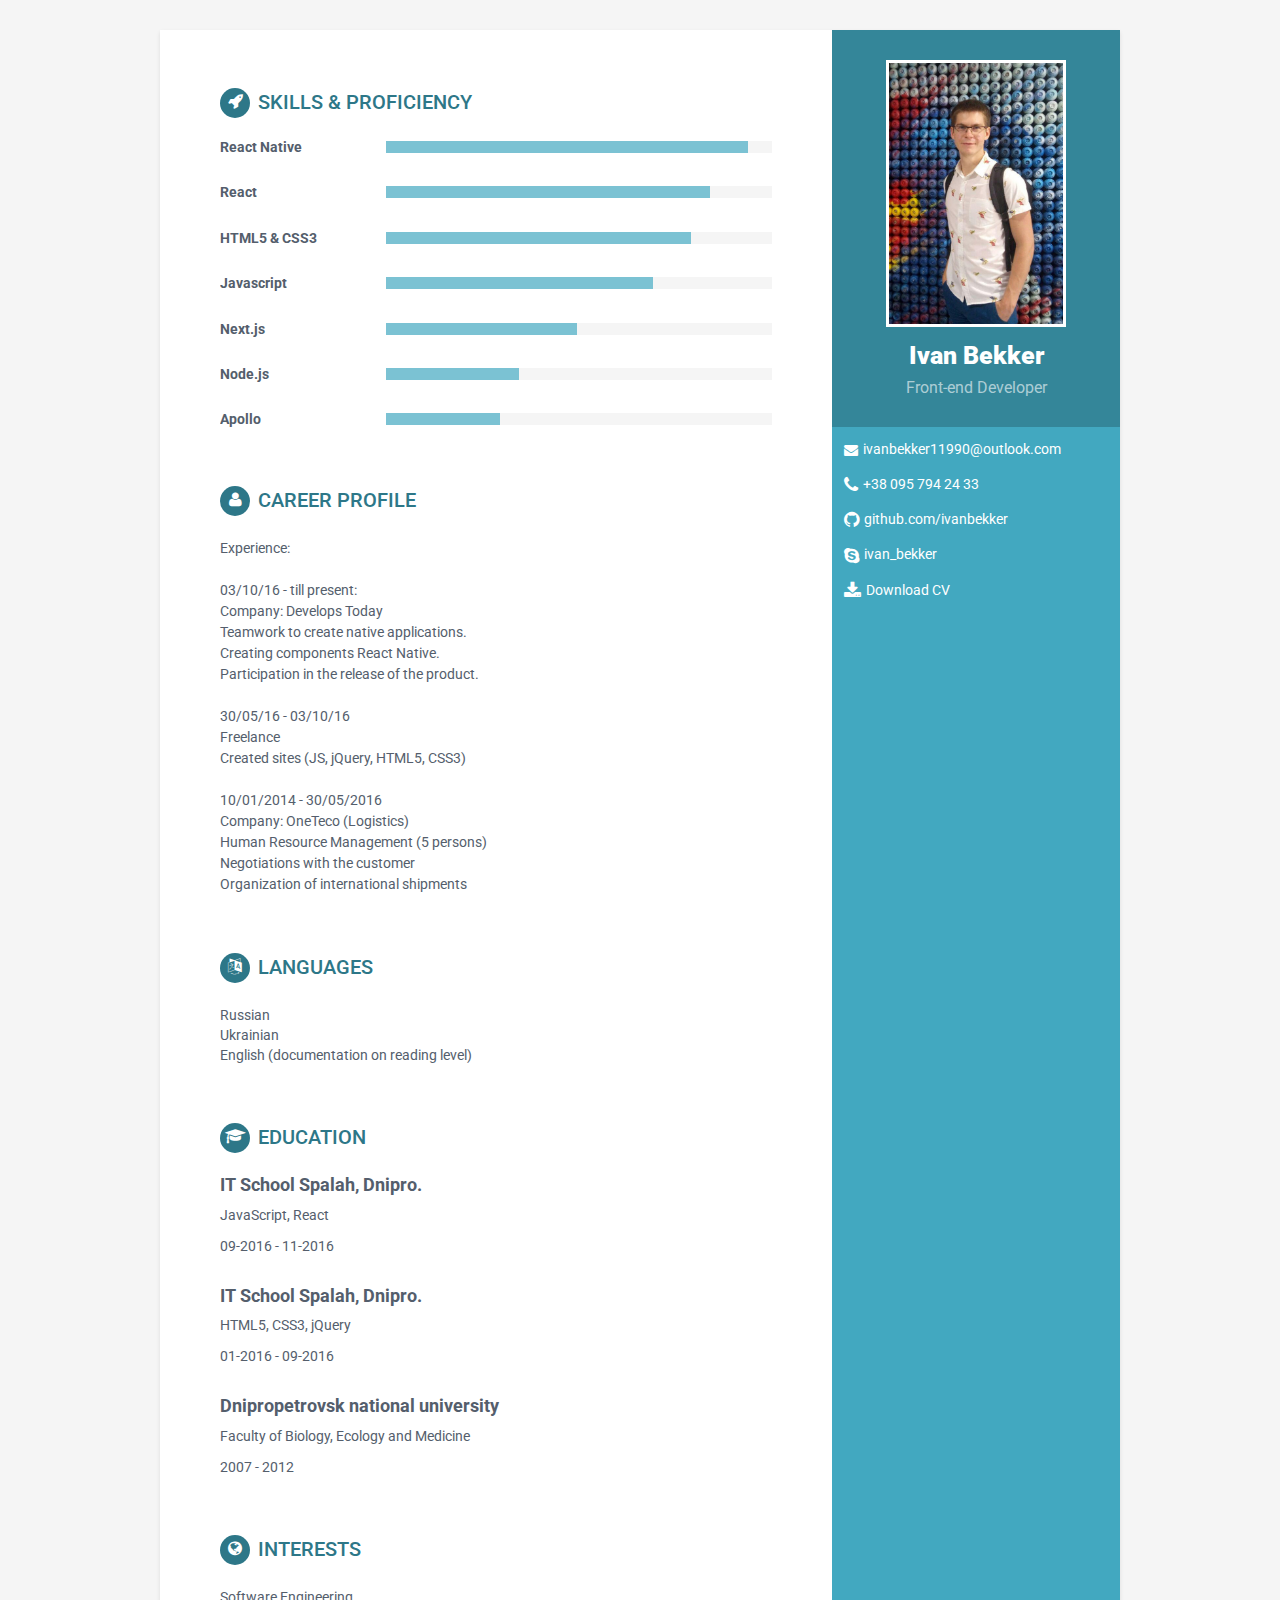
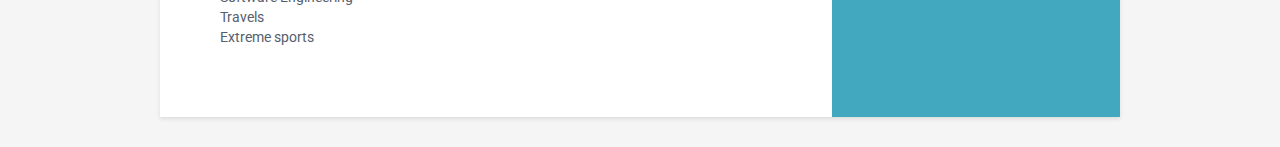
<file: index.html>
<!DOCTYPE html>
<html lang="en">  
<head>
  <title>Front-end Developer</title>
  <meta charset="utf-8">
  <link rel="shortcut icon" href="favicon.ico"> 
  <link href='https://fonts.googleapis.com/css?family=Roboto:400,500,400italic,300italic,300,500italic,700,700italic,900,900italic' rel='stylesheet' type='text/css'>
  <link rel="stylesheet" href="assets/plugins/bootstrap/css/bootstrap.min.css">   
  <link rel="stylesheet" href="assets/plugins/font-awesome/css/font-awesome.css">
  <link id="theme-style" rel="stylesheet" href="assets/css/styles.css">
</head> 

<body>
  <div class="wrapper">
    <div class="sidebar-wrapper">
      <div class="profile-container">
        <img class="profile" src="assets/images/photo_2.jpg" alt="my-foto" />
        <h1 class="name">Ivan Bekker</h1>
        <h3 class="tagline">Front-end Developer</h3>
      </div>
      <div class="contact-container container-block">
        <ul class="list-unstyled contact-list">
          <li class="email"><i class="fa fa-envelope"></i><a href="mailto: ivanbekker11990@outlook.com">ivanbekker11990@outlook.com</a></li>
          <li class="phone"><i class="fa fa-phone"></i><a href="tel: +380957942433">+38 095 794 24 33</a></li>
          <li class="github"><i class="fa fa-github"></i><a href="https://github.com/ivanbekker" target="_blank">github.com/ivanbekker</a></li>
          <li class="github"><i class="fa fa-skype"></i><a href="skype: ivan_bekker" target="_blank">ivan_bekker</a></li>
          <li class="github"><i class="fa fa-download"></i><a href="https://docs.google.com/document/d/1VO38cUC14iScKI08X8epH06mvVkRstmLzPHbUsEdo9s/edit#heading=h.b3ajjs6lcdoa" target="_blank">Download CV</a></li>
        </ul>
      </div>      
    </div>    
    <div class="main-wrapper">
      <section class="section">
        <h2 class="section-title"><i class="fa fa-rocket"></i>Skills &amp; Proficiency</h2>
        <div class="skillset">        
          <div class="item">
            <h3 class="level-title">React Native</h3>
            <div class="level-bar">
              <div class="level-bar-inner" data-level="95%">
              </div>                                      
            </div>                                 
          </div>
          <div class="item">
            <h3 class="level-title">React</h3>
            <div class="level-bar">
              <div class="level-bar-inner" data-level="85%">
              </div>                                      
            </div>                                 
          </div>
          <div class="item">
            <h3 class="level-title">HTML5 &amp; CSS3</h3>
            <div class="level-bar">
              <div class="level-bar-inner" data-level="80%">
              </div>                                      
            </div>                                 
          </div>
          <div class="item">
            <h3 class="level-title">Javascript</h3>
            <div class="level-bar">
              <div class="level-bar-inner" data-level="70%">
              </div>                                      
            </div>                                 
          </div>
          <div class="item">
            <h3 class="level-title">Next.js</h3>
            <div class="level-bar">
              <div class="level-bar-inner" data-level="50%">
              </div>                                      
            </div>                                 
          </div>
          <div class="item">
            <h3 class="level-title">Node.js</h3>
            <div class="level-bar">
              <div class="level-bar-inner" data-level="35%">
              </div>                                      
            </div>                                 
          </div>
          <div class="item">
            <h3 class="level-title">Apollo</h3>
            <div class="level-bar">
              <div class="level-bar-inner" data-level="30%">
              </div>                                      
            </div>                                 
          </div>            
        </div>  
      </section>
      <section class="section summary-section">
        <h2 class="section-title"><i class="fa fa-user"></i>Career Profile</h2>
        <div class="summary">
          <p>Experience:<br>
            <br>
          03/10/16 - till present:<br>
          Сompany: Develops Today <br>
          Teamwork to create native applications. <br>
          Creating components React Native.<br>
          Participation in the release of the product.<br>
            <br>
          30/05/16 - 03/10/16<br>
          Freelance <br>
          Created sites (JS, jQuery, HTML5, CSS3)<br>
            <br>
          10/01/2014 - 30/05/2016<br>
          Company: OneTeco (Logistics)<br>
          Human Resource Management (5 persons)<br>
          Negotiations with the customer<br>
          Organization of international shipments<br>
          </p>
        </div>
      </section>
      <section class="section">
        <h2 class="section-title"><i class="fa fa-language"></i>Languages</h2>
        <ul class="list-unstyled interests-list">
          <li>Russian</li>
          <li>Ukrainian</li>
          <li>English <span class="lang-desc">(documentation on reading level)</span></li>
        </ul>
      </section>
      <section class="section">
        <h2 class="section-title"><i class="fa fa-graduation-cap"></i>Education</h2>
        <div class="item">
          <h4 class="job-title">IT School Spalah, Dnipro.</h4>
          <p class="meta">JavaScript, React</p>
          <div class="time">09-2016 - 11-2016</div>
        </div>
        <div class="item">
          <h4 class="job-title">IT School Spalah, Dnipro.</h4>
          <p class="meta">HTML5, CSS3, jQuery</p>
          <div class="time">01-2016 - 09-2016</div>
        </div>
        <div class="item">
          <h4 class="job-title">Dnipropetrovsk national university</h4>
          <p class="meta">Faculty of Biology, Ecology and Medicine</p>
          <div class="time">2007 - 2012</div>
        </div>
      </section>
      <section>  
        <h2 class="section-title"><i class="fa fa-globe"></i>Interests</h2>
        <ul class="list-unstyled interests-list">
          <li>Software Engineering</li>
          <li>Travels</li>
          <li>Extreme sports</li>
        </ul>
      </section>    
    </div>
  </div>
  <footer class="footer">  
  </footer>      
  <script type="text/javascript" src="assets/plugins/jquery-1.11.3.min.js"></script>
  <script type="text/javascript" src="assets/plugins/bootstrap/js/bootstrap.min.js"></script>    
  <script type="text/javascript" src="assets/js/main.js"></script>            
</body>
</html>
</file>
<file: assets/css/styles.css>
body {
  font-family: 'Roboto', sans-serif;
  color: #545E6C;
  background: #f5f5f5;
  font-size: 14px;
  padding: 30px;
  -webkit-font-smoothing: antialiased;
  -moz-osx-font-smoothing: grayscale;
}
h1,
h2,
h3,
h4,
h5,
h6 {
  font-weight: 700;
}
a {
  color: #2d7788;
  -webkit-transition: all 0.4s ease-in-out;
  -moz-transition: all 0.4s ease-in-out;
  -ms-transition: all 0.4s ease-in-out;
  -o-transition: all 0.4s ease-in-out;
}
a:hover {
  text-decoration: underline;
  color: #1a454f;
}
a:focus {
  text-decoration: none;
}
p {
  line-height: 1.5;
}
.wrapper {
  background: #42A8C0;
  max-width: 960px;
  margin: 0 auto;
  position: relative;
  -webkit-box-shadow: 0px 2px 4px rgba(0, 0, 0, 0.1);
  -moz-box-shadow: 0px 2px 4px rgba(0, 0, 0, 0.1);
  box-shadow: 0px 2px 4px rgba(0, 0, 0, 0.1);
}
.sidebar-wrapper {
  background: #42A8C0;
  position: absolute;
  right: 0;
  width: 30%;
  height: 100%;
  min-height: 800px;
  color: #fff;
}
.sidebar-wrapper a {
  color: #fff;
}
.sidebar-wrapper .profile-container {
  padding: 30px;
  background: rgba(0, 0, 0, 0.2);
  text-align: center;
  color: #fff;
}
.profile {
  margin-bottom: 15px;
  width: 180px;
  border: 3px solid #fff;
}
.sidebar-wrapper .name {
  font-size: 25px;
  font-weight: 900;
  margin-top: 0;
  margin-bottom: 10px;
}
.sidebar-wrapper .tagline {
  color: rgba(255, 255, 255, 0.6);
  font-size: 16px;
  font-weight: 400;
  margin-top: 0;
  margin-bottom: 0;
}

.sidebar-wrapper .contact-list .fa {
  margin-right: 5px;
  font-size: 18px;
  vertical-align: middle;
}
.sidebar-wrapper .contact-list li {
  margin-bottom: 15px;
}
.sidebar-wrapper .contact-list li:last-child {
  margin-bottom: 0;
}
.sidebar-wrapper .contact-list .email .fa {
  font-size: 14px;
}
.sidebar-wrapper .container-block {
  padding: 12px;
}
.sidebar-wrapper .container-block-title {
  text-transform: uppercase;
  font-size: 16px;
  font-weight: 700;
  margin-top: 0;
  margin-bottom: 15px;
}
.main-wrapper {
  background: #fff;
  padding: 60px;
  width: 70%;
}
.main-wrapper .section-title {
  text-transform: uppercase;
  font-size: 20px;
  font-weight: 500;
  color: #2d7788;
  position: relative;
  margin-top: 0;
  margin-bottom: 20px;
}
.main-wrapper .section-title .fa {
  width: 30px;
  height: 30px;
  margin-right: 8px;
  display: inline-block;
  color: #fff;
  -webkit-border-radius: 50%;
  -moz-border-radius: 50%;
  -ms-border-radius: 50%;
  -o-border-radius: 50%;
  border-radius: 50%;
  -moz-background-clip: padding;
  -webkit-background-clip: padding-box;
  background-clip: padding-box;
  background: #2d7788;
  text-align: center;
  padding-top: 6px;
  font-size: 16px;
  position: relative;
  top: -2px;
}
.main-wrapper .section {
  margin-bottom: 60px;
}
.main-wrapper .section .item {
  margin-bottom: 30px;
}

.skillset .item {
  margin-bottom: 15px;
  overflow: hidden;
}
.skillset .level-title {
  font-size: 14px;
  margin-top: 0;
  margin-bottom: 12px;
}
.skillset .level-bar {
  height: 12px;
  background: #f5f5f5;
}
.skillset .level-bar-inner {
  height: 12px;
  background: #7bc2d3;
}
@media (max-width: 767px) {
  .sidebar-wrapper {
    position: static;
    width: inherit;
  }
  .main-wrapper {
    padding: 30px;
  }
  .main-wrapper .time {
    position: static;
    display: block;
    margin-top: 5px;
  }
  .main-wrapper .upper-row {
    margin-bottom: 0;
  }
}
@media (min-width: 992px) {
  .skillset .level-title {
    display: inline-block;
    float: left;
    width: 30%;
    margin-bottom: 0;
  }
  .skillset .level-bar {
    display: inline-block;
    width: 70%;
    float: left;
    position: relative;
    top: 1px;
  }
}
</file>
